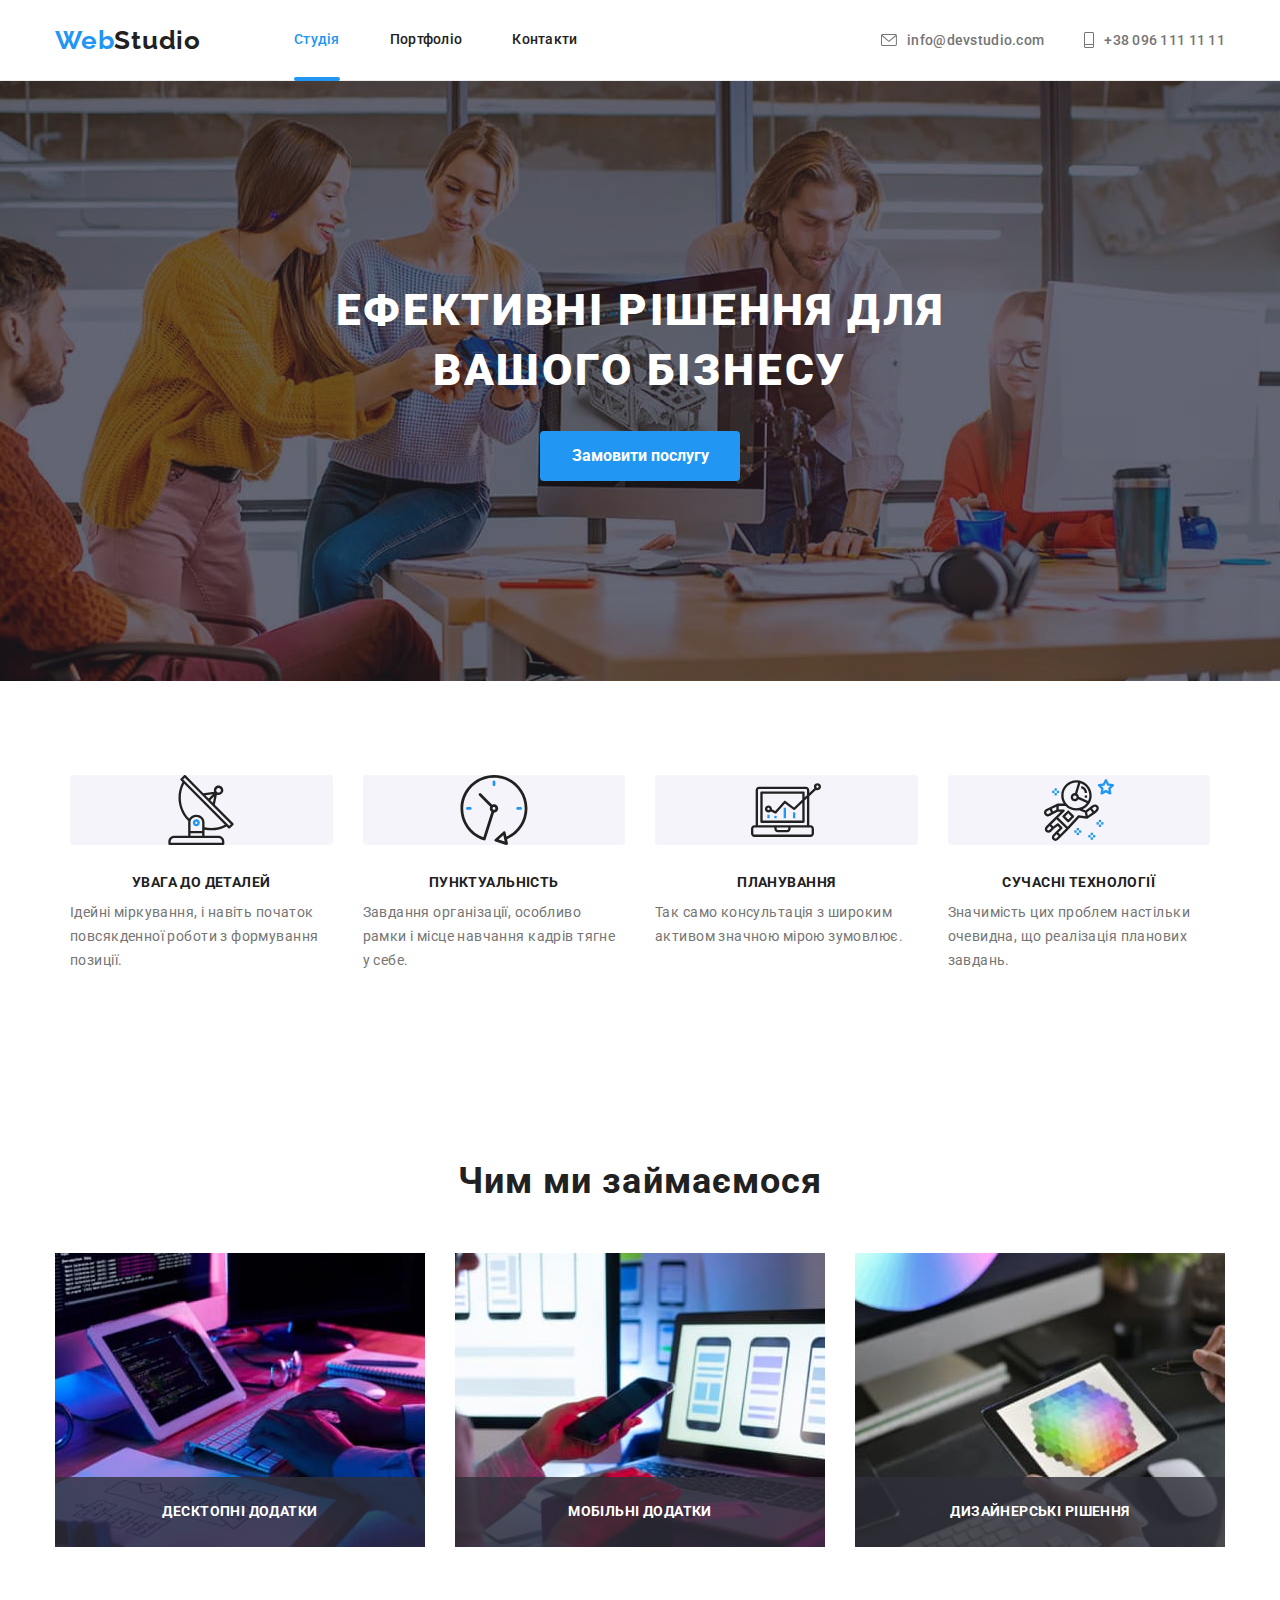
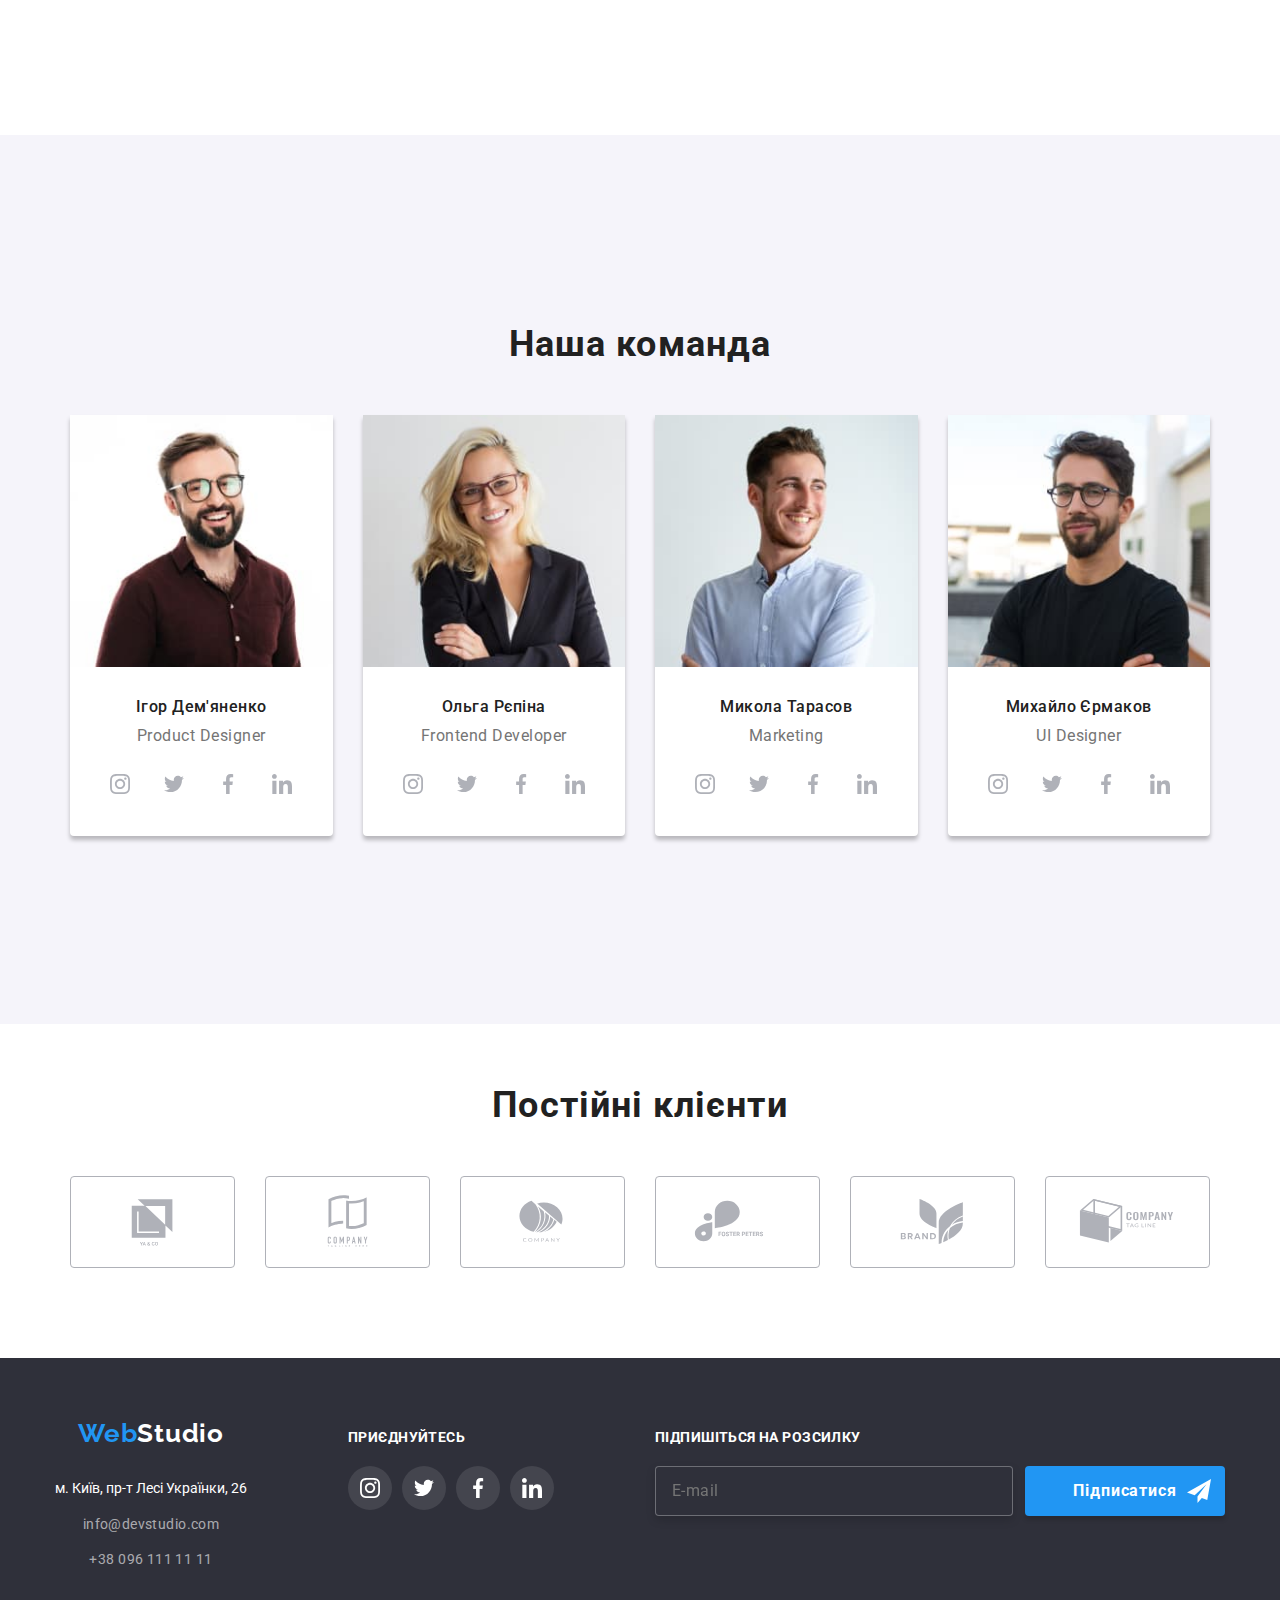
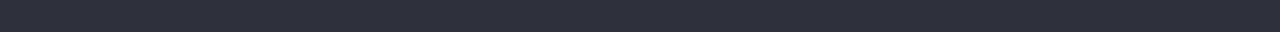
<file: index.html>
<!DOCTYPE html>
<html lang="uk">
  <head>
    <meta charset="UTF-8" />
    <meta http-equiv="X-UA-Compatible" content="IE=edge" />
    <meta name="viewport" content="width=device-width, initial-scale=1.0" />
    <title>WebStudio</title>
    <link rel="preconnect" href="https://fonts.googleapis.com" />
    <link rel="preconnect" href="https://fonts.gstatic.com" crossorigin />
    <link
      href="https://fonts.googleapis.com/css2?family=Raleway:wght@700&family=Roboto:wght@400;500;700;900&display=swap"
      rel="stylesheet"
    />
    <link
      rel="stylesheet"
      href="https://cdnjs.cloudflare.com/ajax/libs/modern-normalize/1.1.0/modern-normalize.min.css"
    />
    <link rel="stylesheet" href="./css/main.min.css" />
  </head>

  <body>
    <header>
      <div class="container head">
        <nav class="nav-main">
          <a class="logo link" href="" title="Головна сторінка"
            ><span class="logo-web">Web</span
            ><span class="logo-studio">Studio</span></a
          >
          <ul class="nav-main__ul site-nav">
            <li class="item border">
              <a
                class="nav-main__link act-stud link"
                href="./index.html"
                title="Студія"
                >Студія</a
              >
            </li>
            <li class="item">
              <a class="nav-main__link link" href="./portfolio.html" title="Портфоліо"
                >Портфоліо</a
              >
            </li>
            <li class="item">
              <a class="nav-main__link link" href="" title="Контакти">Контакти</a>
            </li>
          </ul>
        </nav>
        <ul class="nav-main__ul second">
          <li class="item-first">
            <a class="nav-main__contact link" href="mailto:info@devstudio.com"
              ><svg class="mail-pin-icon icon" width="16" height="12">
                <use href="./images/icons.svg#icon-mail"></use></svg
              ><span>info@devstudio.com</span>
            </a>
          </li>
          <li class="item">
            <a class=nav-main__contact link" href="tel:+380961111111">
              <svg class="phone-pin-icon icon" width="10" height="16">
                <use href="./images/icons.svg#icon-phone"></use></svg
              ><span>+38 096 111 11 11</span>
            </a>
          </li>
        </ul>
		  <button type="button" class="menu-open"><svg class="" width="40" height="40">
			<use href="./images/icons.svg#icon-menu_40px"></use>
		 </svg></button>
      </div>
      		<div class="mobile-menu is-hidden">
			<button type="button" class="menu-close"><svg class="mob-close" width="40" height="40">
            <use href="./images/icons.svg#icon-close_40px"></use>
          </svg></button>
			
			<nav class="mob-nav-main">
					<ul class="mob-navigation-list site-nav style-link">
				  <li class="mob-navigation-item">
					 <a
						class="mob-navigation-link nav-main__link act-stud link"
						href="./index.html"
						title="Студія"
						>Студія</a
					 >
				  </li>
				  <li class=" mob-navigation-item item">
					 <a class="mob-navigation-link nav-main__link link" href="./portfolio.html" title="Портфоліо"
						>Портфоліо</a
					 >
				  </li>
				  <li class="mob-navigation-item item">
					 <a class="mob-navigation-link nav-main__link link" href="" title="Контакти">Контакти</a>
				  </li>
				</ul>
			 </nav>
       <div class="contact-padding">
			 			 <ul class="mob-conection second style-link">
				<li class="mob-conection-tel">
					<a class="nav-main__contact phone link" href="tel:+380961111111">
					  <span>+38 096 111 11 11</span>
					</a>
				 </li>
				<li class="mob-conection-mail">
				  <a class="nav-main__contact mail link " href="mailto:info@devstudio.com"
					 ><span>info@devstudio.com</span>
				  </a>
				</li>
							 </ul>
			 <ul class="mob-social-list style-link">
				<li class="mob-social-item bord"><a class="social-link" href="">Instagram</a></li>
				<li class="mob-social-item bord"><a class="social-link" href="">Twitter</a></li>
				<li class="mob-social-item bord"><a class="social-link" href="">Facebook</a></li>
				<li class="mob-social-item"><a class="social-link" href="">LinkedIn</a></li>
			 </ul>
      </div>
					</div>
           </header>
    <main>
      <section class="hero">
        <h1 class="hero-tytle">
          Ефективні рішення для <br />
          вашого бізнесу
        </h1>
        <button class="button link" type="button" data-modal-open>
          <span class="button-first">Замовити послугу</span>
        </button>
      </section>
      <section class="benefits">
        <div class="container container-benefits">
          <h2 hidden>Особливості</h2>
          <ul class="nav-main__ul">
            <li class="atim">
              <div class="atim__div">
                <svg class="atim__icon" width="70" height="70">
                  <use href="./images/icons.svg#icon-antenna"></use>
                </svg>
              </div>
              <h3 class="atim__tytle">УВАГА ДО ДЕТАЛЕЙ</h3>
              <p class="atim__article">
                Ідейні міркування, і навіть початок повсякденної роботи з
                формування позиції.
              </p>
            </li>
            <li class="atim">
              <div class="atim__div">
                <svg class="atim__icon" width="70" height="70">
                  <use href="./images/icons.svg#icon-clock"></use>
                </svg>
              </div>
              <h3 class="atim__tytle">ПУНКТУАЛЬНІСТЬ</h3>
              <p class="atim__article">
                Завдання організації, особливо рамки і місце навчання кадрів
                тягне у себе.
              </p>
            </li>
            <li class="atim">
              <div class="atim__div">
                <svg class="atim__icon" width="70" height="70">
                  <use href="./images/icons.svg#icon-diagram"></use>
                </svg>
              </div>
              <h3 class="atim__tytle">ПЛАНУВАННЯ</h3>
              <p class="atim__article">
                Так само консультація з широким активом значною мірою зумовлює.
              </p>
            </li>
            <li class="atim">
              <div class="atim__div">
                <svg class="atim__icon" width="70" height="70">
                  <use href="./images/icons.svg#icon-astronaut"></use>
                </svg>
              </div>
              <h3 class="atim__tytle">СУЧАСНІ ТЕХНОЛОГІЇ</h3>
              <p class="atim__article">
                Значимість цих проблем настільки очевидна, що реалізація
                планових завдань.
              </p>
            </li>
          </ul>
        </div>
      </section>
      <section class="our-work">
        <div class="container work">
          <h2 class="our-work__tytle">Чим ми займаємося</h2>
          <ul class="nav-main__ul work">
            <li class="item descr-first">
              <img
                class="img"
                src="images/work1.jpg"
                alt="картинка-посилання на сторінку де розповідається чим ми займаємося"
                width="370"
              />
              <div class="team-description">Десктопні додатки</div>
            </li>
            <li class="item descr-first">
              <img
                class="img"
                src="images/work2.jpg"
                alt="картинка-посилання на сторінку де розповідається чим ми займаємося"
                width="370"
              />
              <div class="team-description">Мобільні додатки</div>
            </li>
            <li class="item descr-first">
              <img
                class="img"
                src="images/work3.jpg"
                alt="картинка-посилання на сторінку де розповідається чим ми займаємося"
                width="370"
              />
              <div class="team-description">Дизайнерські рішення</div>
            </li>
          </ul>
        </div>
      </section>
      <section class="our-team">
        <div class="container">
          <h2 class="team">Наша команда</h2>
          <ul class="nav-ul-team">
            <li class="item">
          
					 <picture>
						<source srcset="./images/team-one-desk-1x.jpg 1x,./images/team-one-desk-2x.jpg 2x" media="(min-width:1200px)" />
						<source  srcset="./images/team-one-tab-1x.jpg 1x,./images/team-one-tab-2x.jpg 2x" media="(min-width:768px)" />
						<source  srcset="./images/team-one-mob-1x.jpg 1x,./images/team-one-mob-2x.jpg 2x" media="(min-width:480px)" />
						    <img
				  srcset="./images/team-one-desk-1x.jpg 1x,./images/team-one-desk-2x.jpg 2x"
                class="img"
					 src="images/people4.jpg"
                width="100%"
                alt="зображення людини"
					 />
					 </picture>

					 					
              
              <p class="team-name">Ігор Дем'яненко</p>
              <p class="team-position">Product Designer</p>
              <ul class="social-icons list">
                <li class="social-item">
                  <a href="" class="social-link link"
                    ><svg class="social-icon" width="20" height="20">
                      <use href="./images/icons.svg#icon-instagram"></use></svg
                  ></a>
                </li>
                <li class="social-item">
                  <a href="" class="social-link link"
                    ><svg class="social-icon" width="20" height="20">
                      <use href="./images/icons.svg#icon-twitter"></use></svg
                  ></a>
                </li>
                <li class="social-item">
                  <a href="" class="social-link link"
                    ><svg class="social-icon" width="20" height="20">
                      <use href="./images/icons.svg#icon-facebook"></use></svg
                  ></a>
                </li>
                <li class="social-item">
                  <a href="" class="social-link link"
                    ><svg class="social-icon" width="20" height="20">
                      <use href="./images/icons.svg#icon-linkedin"></use></svg
                  ></a>
                </li>
              </ul>
            </li>
            <li class="item">
					<picture>
						<source srcset="./images/team-two-desk-1x.jpg 1x,./images/team-two-desk-2x.jpg 2x" media="(min-width:1200px)" />
						<source  srcset="./images/team-two-tab-1x.jpg 1x,./images/team-two-tab-2x.jpg 2x" media="(min-width:768px)" />
						<source  srcset="./images/team-two-mob-1x.jpg 1x,./images/team-two-mob-2x.jpg 2x" media="(min-width:480px)" />
					   <img
						 srcset="./images/team-two-desk-1x.jpg 1x,./images/team-two-desk-2x.jpg 2x" 
                class="img"
                src="images/people5.jpg"
                width="100%"
                alt="зображення людини"
              />
					 </picture>

           
              <p class="team-name">Ольга Рєпіна</p>
              <p class="team-position">Frontend Developer</p>
              <ul class="social-icons list">
                <li class="social-item">
                  <a href="" class="social-link link"
                    ><svg class="social-icon" width="20" height="20">
                      <use href="./images/icons.svg#icon-instagram"></use></svg
                  ></a>
                </li>
                <li class="social-item">
                  <a href="" class="social-link link"
                    ><svg class="social-icon" width="20" height="20">
                      <use href="./images/icons.svg#icon-twitter"></use></svg
                  ></a>
                </li>
                <li class="social-item">
                  <a href="" class="social-link link"
                    ><svg class="social-icon" width="20" height="20">
                      <use href="./images/icons.svg#icon-facebook"></use></svg
                  ></a>
                </li>
                <li class="social-item">
                  <a href="" class="social-link link"
                    ><svg class="social-icon" width="20" height="20">
                      <use href="./images/icons.svg#icon-linkedin"></use></svg
                  ></a>
                </li>
              </ul>
            </li>
            <li class="item">
					<picture>
						<source srcset="./images/team-three-desk-1x.jpg 1x,./images/team-three-desk-2x.jpg 2x" media="(min-width:1200px)" />
						<source  srcset="./images/team-three-tab-1x.jpg 1x,./images/team-three-tab-2x.jpg 2x" media="(min-width:768px)" />
						<source  srcset="./images/team-three-mob-1x.jpg 1x,./images/team-three-mob-2x.jpg 2x" media="(min-width:480px)" />
					   <img
						 srcset="./images/team-three-desk-1x.jpg 1x,./images/team-three-desk-2x.jpg 2x" 
						 class="img"
						 src="images/people6.jpg"
						 width="100%"
						 alt="зображення людини"
              />
					 </picture>
                  <p class="team-name">Микола Тарасов</p>
              <p class="team-position">Marketing</p>
              <ul class="social-icons list">
                <li class="social-item">
                  <a href="" class="social-link link"
                    ><svg class="social-icon" width="20" height="20">
                      <use href="./images/icons.svg#icon-instagram"></use></svg
                  ></a>
                </li>
                <li class="social-item">
                  <a href="" class="social-link link"
                    ><svg class="social-icon" width="20" height="20">
                      <use href="./images/icons.svg#icon-twitter"></use></svg
                  ></a>
                </li>
                <li class="social-item">
                  <a href="" class="social-link link"
                    ><svg class="social-icon" width="20" height="20">
                      <use href="./images/icons.svg#icon-facebook"></use></svg
                  ></a>
                </li>
                <li class="social-item">
                  <a href="" class="social-link link"
                    ><svg class="social-icon" width="20" height="20">
                      <use href="./images/icons.svg#icon-linkedin"></use></svg
                  ></a>
                </li>
              </ul>
            </li>
            <li class="item">
					<picture>
						<source srcset="./images/team-four-desk-1x.jpg 1x,./images/team-four-desk-2x.jpg 2x" media="(min-width:1200px)" />
						<source  srcset="./images/team-four-tab-1x.jpg 1x,./images/team-four-tab-2x.jpg 2x" media="(min-width:768px)" />
						<source  srcset="./images/team-four-mob-1x.jpg 1x,./images/team-four-mob-2x.jpg 2x" media="(min-width:480px)" />
					   <img
						 srcset="./images/team-four-desk-1x.jpg 1x,./images/team-four-desk-2x.jpg 2x" 
						 class="img"
						 src="images/people7.jpg"
						 width="100%"
						 alt="зображення людини"
              />
					 </picture>
           
					 <p class="team-name">Михайло Єрмаков</p>
              <p class="team-position">UI Designer</p>
              <ul class="social-icons list">
                <li class="social-item">
                  <a href="" class="social-link link"
                    ><svg class="social-icon" width="20" height="20">
                      <use href="./images/icons.svg#icon-instagram"></use></svg
                  ></a>
                </li>
                <li class="social-item">
                  <a href="" class="social-link link"
                    ><svg class="social-icon" width="20" height="20">
                      <use href="./images/icons.svg#icon-twitter"></use></svg
                  ></a>
                </li>
                <li class="social-item">
                  <a href="" class="social-link link"
                    ><svg class="social-icon" width="20" height="20">
                      <use href="./images/icons.svg#icon-facebook"></use></svg
                  ></a>
                </li>
                <li class="social-item">
                  <a href="" class="social-link link"
                    ><svg class="social-icon" width="20" height="20">
                      <use href="./images/icons.svg#icon-linkedin"></use></svg
                  ></a>
                </li>
              </ul>
            </li>
          </ul>
        </div>
      </section> 
       <section class="customer">
        <div class="container customer-div">
          <h2 class="our-work__tytle tytle-costomer">Постійні клієнти</h2>
          <ul class="our-work__customer">
            <li class="customer__item">
              <a href="" class="customer__link link"
                ><svg class="customer__icon" width="106" height="60">
                  <use href="./images/icons.svg#icon-Logo-one"></use></svg
              ></a>
            </li>
            <li class="customer__item">
              <a href="" class="customer__link link"
                ><svg class="customer__icon" width="106" height="60">
                  <use href="./images/icons.svg#icon-Logo-two"></use></svg
              ></a>
            </li>
            <li class="customer__item">
              <a href="" class="customer__link link"
                ><svg class="customer__icon" width="106" height="60">
                  <use href="./images/icons.svg#icon-Logo-three"></use></svg
              ></a>
            </li>
            <li class="customer__item">
              <a href="" class="customer__link link"
                ><svg class="customer__icon" width="106" height="60">
                  <use href="./images/icons.svg#icon-Logo-four"></use></svg
              ></a>
            </li>
            <li class="customer__item">
              <a href="" class="customer__link link"
                ><svg class="customer__icon" width="106" height="60">
                  <use href="./images/icons.svg#icon-Logo-five"></use></svg
              ></a>
            </li>
            <li class="customer__item">
              <a href="" class="customer__link link"
                ><svg class="customer__icon" width="106" height="60">
                  <use href="./images/icons.svg#icon-Logo-six"></use></svg
              ></a>
            </li>
          </ul>
        </div>
      </section>
    </main>
    <footer class="foot-main">
            <div class="foot-together">
        <div class="foot">
          <a class="foot-main__logo link" href="" title="Головна сторінка"
            ><span class="logo-web">Web</span
            ><span class="logo-studio-foot">Studio</span></a
          >
          <address>
            <ul class="nav-main__ul adr">
              <li class="item">
                <a
                  class="foot-main__adress link"
                  href="https://goo.gl/maps/2znSzA5FASChHcnv6"
                  target="_blank"
                  rel="noreferrer noopener nofollow"
                  >м. Київ, пр-т Лесі Українки, 26</a
                >
              </li>
              <li class="item">
                <a class="foot-main__contact link" href="mailto:info@devstudio.com"
                  >info@devstudio.com</a
                >
              </li>
              <li class="item">
                <a class="foot-main__contact link" href="tel:+380961111111"
                  >+38 096 111 11 11</a
                >
              </li>
            </ul>
          </address>
        </div>
        <div class="foot-two">
          <h3 class="foot-two__tytle">приєднуйтесь</h3>
          <ul class="foot-two__list">
            <li class="foot-two__item">
              <a href="" class="foot-two__link link"
                ><svg class="foot-two__icon" width="20" height="20">
                  <use href="./images/icons.svg#icon-instagram"></use></svg
              ></a>
            </li>
            <li class="foot-two__item">
              <a href="" class="foot-two__link link"
                ><svg class="foot-two__icon" width="20" height="20">
                  <use href="./images/icons.svg#icon-twitter"></use></svg
              ></a>
            </li>
            <li class="foot-two__item">
              <a href="" class="foot-two__link link"
                ><svg class="foot-two__icon" width="20" height="20">
                  <use href="./images/icons.svg#icon-facebook"></use></svg
              ></a>
            </li>
            <li class="foot-two__item">
              <a href="" class="foot-two__link link"
                ><svg class="foot-two__icon" width="20" height="20">
                  <use href="./images/icons.svg#icon-linkedin"></use></svg
              ></a>
            </li>
          </ul>
        </div>
        <form name="form-foot" class="form-foot">
          <div class="foot-input-line">
            <label for="mail-foot" class="form-foot__label"
              >Підпишіться на розсилку</label
            >
            <input
              name="mail-foot"
              id="mail-foot"
              type="email"
              class="form-foot__mail"
              placeholder="E-mail"
            />
          </div>
          <button class="buton-foot-input">
            <span class="foot-span">Підписатися</span
            ><svg class="icon-send" width="24" height="24">
              <use href="./images/icons.svg#icon-icon-send"></use>
            </svg>
          </button>
        </form>
      </div>
         </footer>
    <div class="modal-backdrop is-hidden" data-modal>
      <div class="modal">
        <button class="close-sign" data-modal-close>
          <svg class="vector" width="11" height="11">
            <use href="./images/icons.svg#icon-vector"></use>
          </svg>
        </button>
        <form name="form-buy" class="modal-form">
          <p class="modal-form__title">Залиште свої дані, ми вам передзвонимо</p>
          <div class="input-line">
            <label for="user-name" class="modal-form__label">Ім'я</label>
            <div class="input-wraper">
              <input
                name="user-name"
                id="user-name"
                type="text"
                class="modal-form__input top"
                required
              />
              <svg class="modal-form__icon" width="18" height="18">
                <use href="./images/icons.svg#icon-person-black-18dp-1"></use>
              </svg>
            </div>
          </div>
          <div class="input-line">
            <label for="user-tel" class="modal-form__label">Телефон</label>
            <div class="input-wraper">
              <input
                name="user-tel"
                id="user-tel"
                type="tel"
                class="modal-form__input"
                required
              />
              <svg class="modal-form__icon" width="18" height="18">
                <use href="./images/icons.svg#icon-phone-black-18dp-1"></use>
              </svg>
            </div>
          </div>
          <div class="input-line">
            <label for="user-mail" class="modal-form__label">Пошта</label>
            <div class="input-wraper">
              <input
                name="user-mail"
                id="user-mail"
                type="email"
                class="modal-form__input"
              />
              <svg class="modal-form__icon" width="18" height="18">
                <use href="./images/icons.svg#icon-email-black-18dp-1"></use>
              </svg>
            </div>
          </div>
          <label for="user-text" class="modal-form__label">Коментар</label>
          <textarea
            name="user-text"
            id="user-text"
            cols="30"
            rows="10"
            class="modal-form__textarea"
            placeholder="Введіть текст"
          ></textarea>
          <div class="input-line check-line">
            <input
              id="checkbox-agree"
              value="agree"
              name="checkbox-agree"
              type="checkbox"
              class="modal-form__visually-hidden"
            />
            <label for="checkbox-agree" class="modal-form__checkbox-agree"
              ><span>Погоджуюся з розсилкою та приймаю</span>
              <a href="" class="link-form">Умови договору</a>
            </label>
          </div>
          <button type="submit" class="button-modal">Відправити</button>
        </form>
      </div>
    </div>
    <script src="./js/modal.js"></script>
	 <script src="./js/menu.js"></script>
  </body>
</html>
</file>
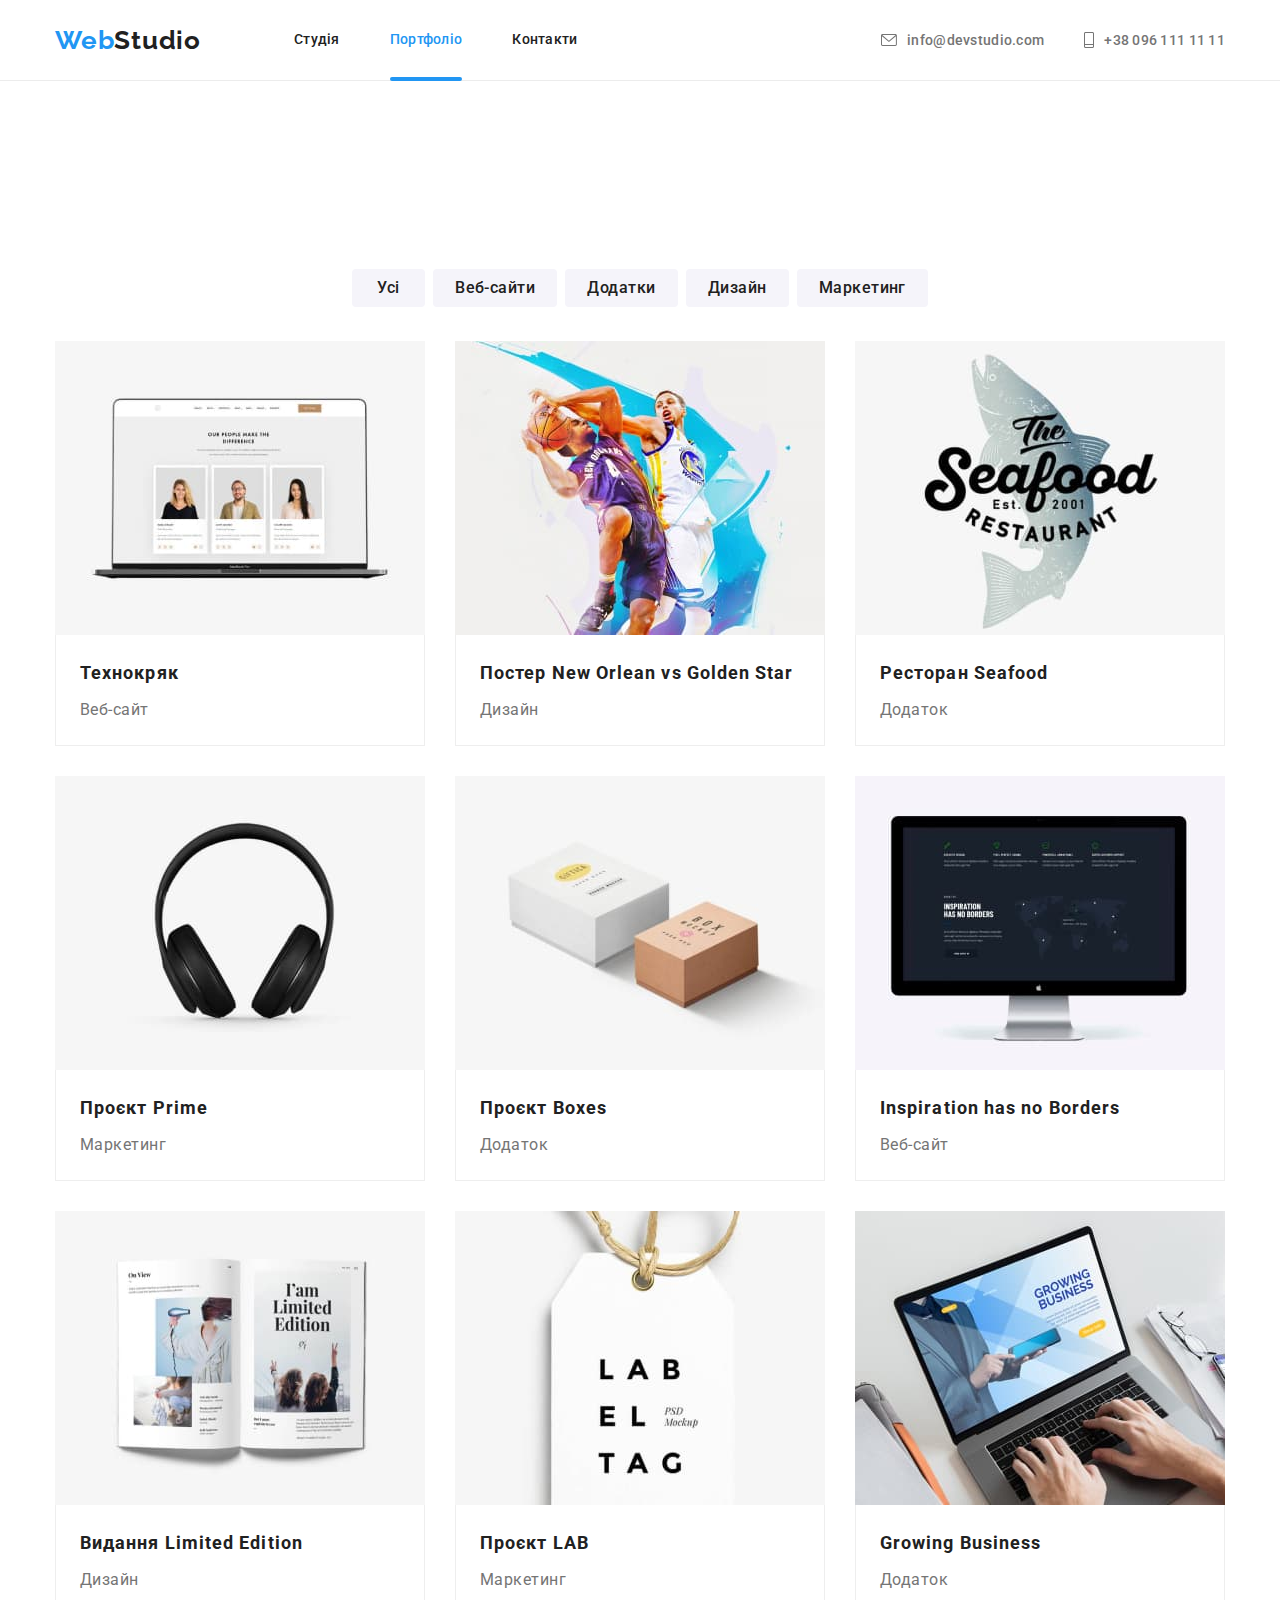
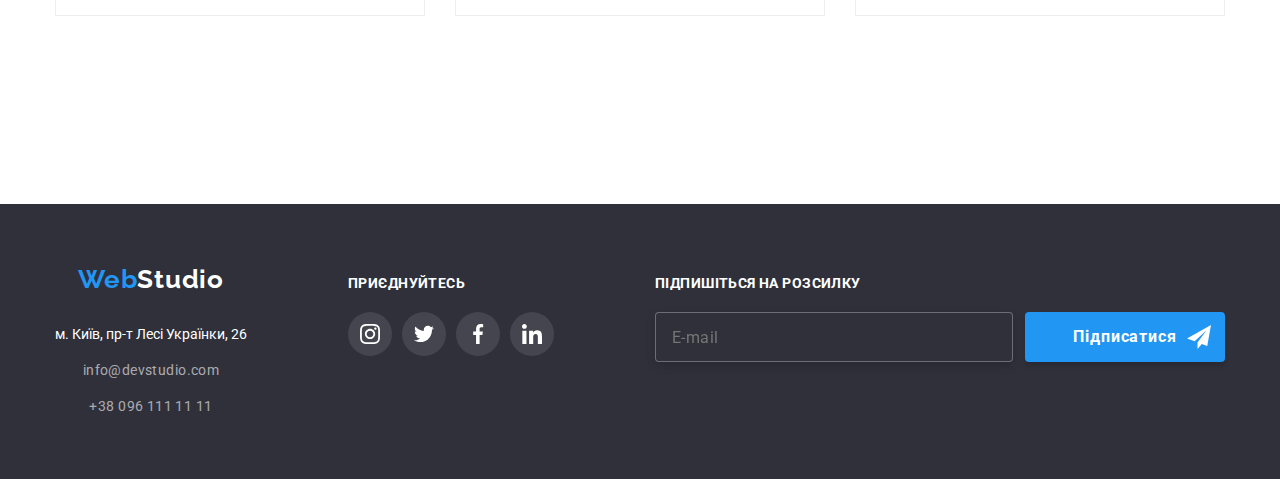
<file: portfolio.html>
<!DOCTYPE html>
<html lang="uk">
  <head>
    <meta charset="UTF-8" />
    <meta http-equiv="X-UA-Compatible" content="IE=edge" />
    <meta name="viewport" content="width=device-width, initial-scale=1.0" />
    <title>WebStudio</title>
    <link rel="preconnect" href="https://fonts.googleapis.com" />
    <link rel="preconnect" href="https://fonts.gstatic.com" crossorigin />
    <link
      href="https://fonts.googleapis.com/css2?family=Raleway:wght@700&family=Roboto:wght@400;500;700;900&display=swap"
      rel="stylesheet"
    />
    <link
      rel="stylesheet"
      href="https://cdnjs.cloudflare.com/ajax/libs/modern-normalize/1.1.0/modern-normalize.min.css"
    />
    <link rel="stylesheet" href="./css/main.min.css" />
  </head>

  <body>
    <header>
      <div class="container head">
        <nav class="nav-main">
          <a class="logo" href="" title="Головна сторінка"
            ><span class="logo-web">Web</span
            ><span class="logo-studio">Studio</span></a
          >
          <ul class="nav-main__ul site-nav">
            <li class="item link">
              <a class="nav-main__link link" href="./index.html" title="Студія"
                >Студія</a
              >
            </li>
            <li class="item border">
              <a
                class="nav-main__link act-stud link"
                href="./portfolio.html"
                title="Портфоліо"
                >Портфоліо</a
              >
            </li>
            <li class="item">
              <a class="nav-main__link link" href="" title="Контакти">Контакти</a>
            </li>
          </ul>
        </nav>
        <ul class="nav-main__ul second">
          <li class="item-first">
            <a class=nav-main__contact link" href="mailto:info@devstudio.com"
              ><svg class="mail-pin-icon icon" width="16" height="12">
                <use href="./images/icons.svg#icon-mail"></use></svg
              ><span>info@devstudio.com</span>
            </a>
          </li>
          <li class="item">
            <a class=nav-main__contact link" href="tel:+380961111111">
              <svg class="phone-pin-icon icon" width="10" height="16">
                <use href="./images/icons.svg#icon-phone"></use></svg
              ><span>+38 096 111 11 11</span>
            </a>
          </li>
        </ul>
      </div>
    </header>
    <main>
      <section class="main-secondary">
        <div class="container">
          <h1 hidden>Портфоліо робіт</h1>

          <ul class="nav-main__ul port">
            <li class="item">
              <button class="button-secondary plus link" type="button">
                Усі
              </button>
            </li>
            <li class="item">
              <button class="button-secondary link" type="button">
                <span class="web">Веб-сайти</span>
              </button>
            </li>
            <li class="item">
              <button class="button-secondary link" type="button">
                Додатки
              </button>
            </li>
            <li class="item">
              <button class="button-secondary link" type="button">
                Дизайн
              </button>
            </li>
            <li class="item">
              <button class="button-secondary link" type="button">
                Маркетинг
              </button>
            </li>
          </ul>

          <ul class="nav-main__ul everything">
            <li class="item descript">
              <a href="" class="card-portfolio link"
                ><div>
                  <div class="wrapper">
                    <img
                      class="img img-wraper"
                      src="./images/portf-teh.jpg"
                      alt="ноутбук"
                      width="370"
                    />
                    <div class="text-wrapper">
                      Ресурс пропонує комплексні пропозиції з різним рівнем
                      функціоналу та сервісів. Все це дозволить відвідувачу
                      отримати вичерпні відомості про компанію чи приватну
                      особу.
                    </div>
                  </div>
                  <div class="text-port">
                    <h2 class="text-port__tytel">Технокряк</h2>
                    <p class="text-port__article">Веб-сайт</p>
                  </div>
                </div>
              </a>
            </li>
            <li class="item descript">
              <a href="" class="card-portfolio link"
                ><div>
                  <div class="wrapper">
                    <img
                      class="img"
                      src="./images/portf-bask.jpg"
                      alt="баскетбол"
                      width="370"
                    />
                    <div class="text-wrapper">
                      Ресурс пропонує комплексні пропозиції з різним рівнем
                      функціоналу та сервісів. Все це дозволить відвідувачу
                      отримати вичерпні відомості про компанію чи приватну
                      особу.
                    </div>
                  </div>
                  <div class="text-port">
                    <h2 class="text-port__tytel">
                      Постер New Orlean vs Golden Star
                    </h2>
                    <p class="text-port__article">Дизайн</p>
                  </div>
                </div>
              </a>
            </li>
            <li class="item descript">
              <a href="" class="card-portfolio link"
                ><div>
                  <div class="wrapper">
                    <img
                      class="img"
                      src="./images/portf-seafood.jpg"
                      alt="логотип"
                      width="370"
                    />
                    <div class="text-wrapper">
                      Ресурс пропонує комплексні пропозиції з різним рівнем
                      функціоналу та сервісів. Все це дозволить відвідувачу
                      отримати вичерпні відомості про компанію чи приватну
                      особу.
                    </div>
                  </div>

                  <div class="text-port">
                    <h2 class="text-port__tytel">Ресторан Seafood</h2>
                    <p class="text-port__article">Додаток</p>
                  </div>
                </div>
              </a>
            </li>
            <li class="item descript">
              <a href="" class="card-portfolio link"
                ><div>
                  <div class="wrapper">
                    <img
                      class="img"
                      src="./images/portf-mus.jpg"
                      alt="навушники"
                      width="370"
                    />
                    <div class="text-wrapper">
                      Ресурс пропонує комплексні пропозиції з різним рівнем
                      функціоналу та сервісів. Все це дозволить відвідувачу
                      отримати вичерпні відомості про компанію чи приватну
                      особу.
                    </div>
                  </div>

                  <div class="text-port">
                    <h2 class="text-port__tytel">Проєкт Prime</h2>
                    <p class="text-port__article">Маркетинг</p>
                  </div>
                </div>
              </a>
            </li>
            <li class="item descript">
              <a href="" class="card-portfolio link"
                ><div>
                  <div class="wrapper">
                    <img
                      class="img"
                      src="./images/portf-book.jpg"
                      alt="коробки"
                      width="370"
                    />
                    <div class="text-wrapper">
                      Ресурс пропонує комплексні пропозиції з різним рівнем
                      функціоналу та сервісів. Все це дозволить відвідувачу
                      отримати вичерпні відомості про компанію чи приватну
                      особу.
                    </div>
                  </div>

                  <div class="text-port">
                    <h2 class="text-port__tytel">Проєкт Boxes</h2>
                    <p class="text-port__article">Додаток</p>
                  </div>
                </div>
              </a>
            </li>
            <li class="item descript">
              <a href="" class="card-portfolio link"
                ><div>
                  <div class="wrapper">
                    <img
                      class="img"
                      src="./images/portf-monit.jpg"
                      alt="монітор"
                      width="370"
                    />
                    <div class="text-wrapper">
                      Ресурс пропонує комплексні пропозиції з різним рівнем
                      функціоналу та сервісів. Все це дозволить відвідувачу
                      отримати вичерпні відомості про компанію чи приватну
                      особу.
                    </div>
                  </div>

                  <div class="text-port">
                    <h2 class="text-port__tytel">Inspiration has no Borders</h2>
                    <p class="text-port__article">Веб-сайт</p>
                  </div>
                </div>
              </a>
            </li>
            <li class="item descript">
              <a href="" class="card-portfolio link"
                ><div>
                  <div class="wrapper">
                    <img
                      class="img"
                      src="./images/portf-magaz.jpg"
                      alt="журнал"
                      width="370"
                    />
                    <div class="text-wrapper">
                      Ресурс пропонує комплексні пропозиції з різним рівнем
                      функціоналу та сервісів. Все це дозволить відвідувачу
                      отримати вичерпні відомості про компанію чи приватну
                      особу.
                    </div>
                  </div>

                  <div class="text-port">
                    <h2 class="text-port__tytel">Видання Limited Edition</h2>
                    <p class="text-port__article">Дизайн</p>
                  </div>
                </div>
              </a>
            </li>
            <li class="item descript">
              <a href="" class="card-portfolio link"
                ><div>
                  <div class="wrapper">
                    <img
                      class="img"
                      src="./images/portf-lab.jpg"
                      alt="логотип на папері"
                      width="370"
                    />
                    <div class="text-wrapper">
                      Ресурс пропонує комплексні пропозиції з різним рівнем
                      функціоналу та сервісів. Все це дозволить відвідувачу
                      отримати вичерпні відомості про компанію чи приватну
                      особу.
                    </div>
                  </div>

                  <div class="text-port">
                    <h2 class="text-port__tytel">Проєкт LAB</h2>
                    <p class="text-port__article">Маркетинг</p>
                  </div>
                </div>
              </a>
            </li>
            <li class="item descript">
              <a href="" class="card-portfolio link"
                ><div>
                  <div class="wrapper">
                    <img
                      class="img"
                      src="./images/portf-laptop.jpg"
                      alt="ноутбук"
                      width="370"
                    />
                    <div class="text-wrapper">
                      Ресурс пропонує комплексні пропозиції з різним рівнем
                      функціоналу та сервісів. Все це дозволить відвідувачу
                      отримати вичерпні відомості про компанію чи приватну
                      особу.
                    </div>
                  </div>

                  <div class="text-port">
                    <h2 class="text-port__tytel">Growing Business</h2>
                    <p class="text-port__article">Додаток</p>
                  </div>
                </div>
              </a>
            </li>
          </ul>
        </div>
      </section>
    </main>
    <footer class="foot-main">
      <div class="foot-together">
        <div class="foot">
          <a class="foot-main__logo link" href="" title="Головна сторінка"
            ><span class="logo-web">Web</span
            ><span class="logo-studio-foot">Studio</span></a
          >
          <address>
            <ul class="nav-main__ul adr">
              <li class="item">
                <a
                  class="foot-main__adress link"
                  href="https://goo.gl/maps/2znSzA5FASChHcnv6"
                  target="_blank"
                  rel="noreferrer noopener nofollow"
                  >м. Київ, пр-т Лесі Українки, 26</a
                >
              </li>
              <li class="item">
                <a class="foot-main__contact link" href="mailto:info@devstudio.com"
                  >info@devstudio.com</a
                >
              </li>
              <li class="item">
                <a class="foot-main__contact link" href="tel:+380961111111"
                  >+38 096 111 11 11</a
                >
              </li>
            </ul>
          </address>
        </div>
        <div class="foot-two">
          <h3 class="foot-two__tytle">приєднуйтесь</h3>
          <ul class="foot-two__list">
            <li class="foot-two__item">
              <a href="" class="foot-two__link link"
                ><svg class="foot-two__icon" width="20" height="20">
                  <use href="./images/icons.svg#icon-instagram"></use></svg
              ></a>
            </li>
            <li class="foot-two__item">
              <a href="" class="foot-two__link link"
                ><svg class="foot-two__icon" width="20" height="20">
                  <use href="./images/icons.svg#icon-twitter"></use></svg
              ></a>
            </li>
            <li class="foot-two__item">
              <a href="" class="foot-two__link link"
                ><svg class="foot-two__icon" width="20" height="20">
                  <use href="./images/icons.svg#icon-facebook"></use></svg
              ></a>
            </li>
            <li class="foot-two__item">
              <a href="" class="foot-two__link link"
                ><svg class="foot-two__icon" width="20" height="20">
                  <use href="./images/icons.svg#icon-linkedin"></use></svg
              ></a>
            </li>
          </ul>
        </div>
        <form name="form-foot" class="form-foot">
          <div class="foot-input-line">
            <label for="mail-foot" class="form-foot__label"
              >Підпишіться на розсилку</label
            >
            <input
              name="mail-foot"
              id="mail-foot"
              type="email"
              class="form-foot__mail"
              placeholder="E-mail"
            />
          </div>
          <button class="buton-foot-input">
            <span class="foot-span">Підписатися</span
            ><svg class="icon-send" width="24">
              <use href="./images/icons.svg#icon-icon-send"></use>
            </svg>
          </button>
        </form>
      </div>
    </footer>
  </body>
</html>
</file>
<file: css/main.min.css>
:root{--brand-color: #757575;--button-color: #2196F3;--tytle-color:#212121}html{-webkit-box-sizing:border-box;box-sizing:border-box}*,*::before,*::after{-webkit-box-sizing:inherit;box-sizing:inherit}h1,h2,h3,h4,h5,h6,p,ul{margin-bottom:0;margin-top:0;padding:0}body{margin:0;font-family:"Roboto",Sans-serif;background:#fff;color:var(--brand-color)}header{border-bottom-width:1px;border-bottom-style:solid;border-bottom-color:#ececec}.container.head,.nav-main{display:-webkit-box;display:-ms-flexbox;display:flex}.container.head{padding:10px 15px}@media screen and (min-width: 768px){.container.head{padding:0 15px}}.nav-main__ul.site-nav{display:none}@media screen and (min-width: 768px){.nav-main__ul.site-nav{display:-webkit-box;display:-ms-flexbox;display:flex;margin-left:88px}}@media screen and (min-width: 1200px){.nav-main__ul.site-nav{margin-left:93px}}.nav-main__ul.second{display:none}@media screen and (min-width: 768px){.nav-main__ul.second{display:-webkit-box;display:-ms-flexbox;display:flex;-ms-flex-wrap:wrap;flex-wrap:wrap;-webkit-box-orient:vertical;-webkit-box-direction:normal;-ms-flex-direction:column;flex-direction:column;-webkit-box-align:start;-ms-flex-align:start;align-items:flex-start}}@media screen and (min-width: 1200px){.nav-main__ul.second{-webkit-box-orient:horizontal;-webkit-box-direction:normal;-ms-flex-direction:row;flex-direction:row;-ms-flex-wrap:nowrap;flex-wrap:nowrap}}.container.head,.nav-main{-webkit-box-align:center;-ms-flex-align:center;align-items:center}.nav-main__ul.site-nav>.item.item:not(:last-child){margin-right:50px}.nav-main__ul.site-nav>.item{margin-bottom:0}.item>.nav-main__link{padding-top:32px;padding-bottom:32px}.mob-nav-main .mob-navigation-link.nav-main__link.link{padding:0}.nav-main__ul.second>.item-first{margin-right:50px;margin-bottom:10px}@media screen and (min-width: 768px){.nav-main__ul.second>.item-first{margin-right:0}}@media screen and (min-width: 1200px){.nav-main__ul.second>.item-first{margin-bottom:0;margin-right:40px}}.nav-main__ul.second{margin-left:auto}.nav-main__ul.second>.item-first,.nav-main__ul.second>.item{display:-webkit-box;display:-ms-flexbox;display:flex;-webkit-box-align:center;-ms-flex-align:center;align-items:center;-webkit-box-pack:center;-ms-flex-pack:center;justify-content:center;cursor:pointer}.nav-main__ul.second>.nav-main__contact{display:-webkit-box;display:-ms-flexbox;display:flex;-webkit-box-align:center;-ms-flex-align:center;align-items:center;-webkit-box-pack:center;-ms-flex-pack:center;justify-content:center;padding-top:32px;padding-bottom:32px;cursor:pointer}.item>.nav-main__contact{display:-webkit-box;display:-ms-flexbox;display:flex;-webkit-box-align:center;-ms-flex-align:center;align-items:center}.item-first>.nav-main__contact{display:-webkit-box;display:-ms-flexbox;display:flex;-webkit-box-align:center;-ms-flex-align:center;align-items:center}.nav-main__contact>.mail-pin-icon.icon{display:inline-block}.nav-main__contact>.phone-pin-icon.icon{display:inline-block}.mail-pin-icon,.phone-pin-icon{margin-right:10px;fill:currentColor}.nav-main__ul.second>.item-first,.nav-main__ul.second>.item{color:var(--brand-color)}.logo{margin-right:auto;text-decoration:none;font-family:"Raleway",Sans-serif;font-weight:700;font-size:24px;line-height:1.19;letter-spacing:.03em;color:#000}@media screen and (min-width: 1200px){.logo{font-size:26px}}.logo-web{color:#2196f3}.logo-studio{color:var(--tytle-color)}.nav-main__link{display:block;text-decoration:none;font-family:"Roboto",Sans-serif;font-style:normal;font-weight:500;font-size:14px;line-height:1.14;letter-spacing:.02em;color:var(--tytle-color);list-style-type:none}.nav-main__link:hover{color:var(--button-color)}.nav-main__link.act-stud{color:var(--button-color)}.item-first>.nav-main__contact:hover,.item-first>.nav-main__contact:focus{color:var(--button-color)}.item>.nav-main__contact:hover,.item>.nav-main__contact:focus{color:var(--button-color)}.item-first>.mail-pin-icon.icon{fill:inherit}.item>.mail-pin-icon.icon{fill:inherit}.nav-main__contact{font-family:"Roboto",Sans-serif;font-style:normal;font-weight:500;font-size:14px;line-height:16px;letter-spacing:.02em;color:inherit;text-decoration:none}@media screen and (min-width: 1200px){.nav-main__contact{padding-top:0;padding-bottom:0}}.nav-main__ul{list-style-type:none}.item.border{position:relative}.nav-main__link.act-stud.link::after{content:"";position:absolute;bottom:-1px;left:0;width:100%;height:4px;background:#2196f3;border-radius:2px;border-bottom-color:var(--button-color)}@media screen and (max-width: 767px){.nav-main__link.act-stud.link::after{display:none}}.menu-open{width:40px;height:40px;border:none;margin-left:auto;display:-webkit-box;display:-ms-flexbox;display:flex;padding:0;background:inherit}@media screen and (min-width: 768px){.menu-open{display:none}}.mobile-menu{position:fixed;width:100vw;height:100vh;background-color:#fff;top:0px;left:0px;right:0px;padding-left:40px;padding-top:48px;padding-bottom:48px;list-style-type:none;-webkit-transition:left 300ms,visibility 300ms;transition:left 300ms,visibility 300ms;display:-webkit-box;display:-ms-flexbox;display:flex;-webkit-box-orient:vertical;-webkit-box-direction:normal;-ms-flex-direction:column;flex-direction:column;-webkit-box-pack:justify;-ms-flex-pack:justify;justify-content:space-between;height:100vh}.is-hidden{left:-100px;right:auto}.menu-close{display:block;margin-left:auto;margin-right:0;width:40px;height:40px;position:absolute;top:10px;right:15px;border:none;display:-webkit-box;display:-ms-flexbox;display:flex;-webkit-box-pack:center;-ms-flex-pack:center;justify-content:center;-webkit-box-align:center;-ms-flex-align:center;align-items:center;background-color:ffff;background:inherit}.menu-close:hover,.menu-close:focus{color:#2196f3}.mob-close{fill:inherit}.style-link{list-style-type:none}.mob-navigation-list.site-nav.style-link .mob-navigation-link{font-family:"Roboto";font-style:normal;font-weight:500;font-size:40px;line-height:1.18;letter-spacing:.02em;color:#212121}.mob-navigation-item{cursor:pointer}.mob-navigation-item:hover,.mob-navigation-item:focus{color:#2196f3}.mob-navigation-item:not(:last-child){margin-bottom:32px}.nav-main__contact.phone{font-family:"Roboto";font-style:normal;font-weight:500;font-size:34px;line-height:1.18;letter-spacing:.02em;color:#2196f3}@media(max-width: 479px){.nav-main__contact.phone{font-size:32px}}.mob-conection-tel{margin-bottom:32px}.nav-main__contact.mail{font-family:"Roboto";font-style:normal;font-weight:500;font-size:24px;line-height:1.17;letter-spacing:.02em;color:#757575}.mob-conection-mail{margin-bottom:64px}.mob-social-list.style-link{display:-webkit-box;display:-ms-flexbox;display:flex}.mob-social-item .social-link{font-family:"Roboto";font-style:normal;font-weight:500;font-size:18px;line-height:1.22;letter-spacing:.02em;color:#2196f3}@media(max-width: 479px){.mob-social-item .social-link{font-size:12px}}.mob-social-item:not(:last-child){margin-right:10px}.mob-social-item.bord:not(:last-child){border-right:1px solid rgba(33,33,33,.2);padding-right:10px}body.modal-open{overflow:hidden}.mob-conection.second.style-link{margin-top:auto}.mob-navigation-list.site-nav.style-link{margin-bottom:auto}.contact-padding{margin-top:auto}.foot-together{display:block;-webkit-box-align:baseline;-ms-flex-align:baseline;align-items:baseline;width:100%;height:auto}@media screen and (min-width: 768px){.foot-together{display:-webkit-box;display:-ms-flexbox;display:flex;-ms-flex-wrap:wrap;flex-wrap:wrap;text-align:center}}@media screen and (min-width: 1200px){.foot-main .foot-together{padding-top:60px;padding-bottom:60px}}.foot-two__list{display:-webkit-box;display:-ms-flexbox;display:flex;list-style-type:none;margin-right:auto;margin-left:auto;-webkit-box-pack:center;-ms-flex-pack:center;justify-content:center;-webkit-box-align:center;-ms-flex-align:center;align-items:center;margin-bottom:60px}.foot-two{display:block;text-align:center;margin-right:auto;margin-left:auto}@media screen and (min-width: 1200px){.foot-two{margin-left:auto;margin-right:auto}}.foot-two__link{display:-webkit-box;display:-ms-flexbox;display:flex;width:100%;height:100%;-webkit-box-align:center;-ms-flex-align:center;align-items:center;-webkit-box-pack:center;-ms-flex-pack:center;justify-content:center}.foot-two__item{width:44px;height:44px;list-style-type:none;margin-right:10px}.foot-two__list>.foot-two__item:last-child{margin-right:0}.foot-two__item .foot-two__icon{display:-webkit-box;display:-ms-flexbox;display:flex;-webkit-box-pack:center;-ms-flex-pack:center;justify-content:center}.foot-two__item .foot-two__link{width:100%;height:100%;display:-webkit-box;display:-ms-flexbox;display:flex;-webkit-box-align:center;-ms-flex-align:center;align-items:center;-webkit-box-pack:center;-ms-flex-pack:center;justify-content:center;background:rgba(255,255,255,.1);border-radius:50%;color:#fff}.foot-two__link .foot-two__icon{fill:currentColor}.foot-two__item .foot-two__link:hover,.foot-two__item .foot-two__link:focus{background:#2196f3;color:#fff}.foot-two__tytle{font-family:"Roboto",Sans-serif;font-style:normal;font-weight:700;font-size:14px;line-height:1.14;letter-spacing:.03em;text-transform:uppercase;color:#fff;text-align:center;margin-top:60px;margin-bottom:20px}@media screen and (min-width: 768px){.foot-two__tytle{margin-top:0}}@media screen and (min-width: 1200px){.foot-two__tytle{text-align:initial}}.foot-main{background:#2f303a}@media screen and (min-width: 768px){.foot-main{display:-webkit-box;display:-ms-flexbox;display:flex;-ms-flex-wrap:wrap;flex-wrap:wrap}}.foot-main__adress{font-style:normal;font-size:14px;line-height:1.71;color:#fff;text-decoration:none;margin-bottom:12px}.foot-main__contact{font-style:normal;font-size:14px;line-height:1.71;letter-spacing:.03em;color:rgba(255,255,255,.6);text-decoration:none;margin-bottom:12px}.foot-main__logo{font-family:"Raleway";font-style:normal;font-weight:700;font-size:26px;line-height:31px;letter-spacing:.03em;-webkit-box-align:center;-ms-flex-align:center;align-items:center;margin-right:auto;margin-left:auto;margin-bottom:28px}.logo-studio-foot{color:#fff}.nav-main__ul.adr{margin-top:28px}.foot{-webkit-box-pack:center;-ms-flex-pack:center;justify-content:center;margin-right:auto;margin-left:auto;text-align:center}@media screen and (min-width: 1200px){.foot{margin:0}}.nav-main__ul.adr .item:not(:last-child){margin-bottom:12px}.hero{padding-left:15px;padding-right:15px;width:100%;margin-left:auto;margin-right:auto;padding-top:118px;padding-bottom:118px;padding-left:15px;padding-right:15px;background-color:#c4c4c4;background-image:-webkit-gradient(linear, left top, right top, from(rgba(47, 48, 58, 0.4)), to(rgba(47, 48, 58, 0.4))),url(../images/hero_bg_mob_1x.jpg);background-image:linear-gradient(to right, rgba(47, 48, 58, 0.4), rgba(47, 48, 58, 0.4)),url(../images/hero_bg_mob_1x.jpg);background-size:cover;background-repeat:no-repeat;background-position:center;text-align:center;padding-bottom:118px;padding-top:118px}@media(min-device-pixel-ratio: 2),(-webkit-min-device-pixel-ratio: 2),(min-resolution: 192dpi),(min-resolution: 2dppx){.hero{background-image:-webkit-gradient(linear, left top, right top, from(rgba(47, 48, 58, 0.4)), to(rgba(47, 48, 58, 0.4))),url(../images/hero_bg_mob_2x.jpg);background-image:linear-gradient(to right, rgba(47, 48, 58, 0.4), rgba(47, 48, 58, 0.4)),url(../images/hero_bg_mob_2x.jpg)}}@media screen and (min-width: 768px){.hero{background-image:-webkit-gradient(linear, left top, right top, from(rgba(47, 48, 58, 0.4)), to(rgba(47, 48, 58, 0.4))),url(../images/hero_bg_tab_1x.jpg);background-image:linear-gradient(to right, rgba(47, 48, 58, 0.4), rgba(47, 48, 58, 0.4)),url(../images/hero_bg_tab_1x.jpg)}}@media screen and (min-width: 768px)and (min-device-pixel-ratio: 2),screen and (min-width: 768px)and (-webkit-min-device-pixel-ratio: 2),screen and (min-width: 768px)and (min-resolution: 192dpi),screen and (min-width: 768px)and (min-resolution: 2dppx){.hero{background-image:-webkit-gradient(linear, left top, right top, from(rgba(47, 48, 58, 0.4)), to(rgba(47, 48, 58, 0.4))),url(../images/hero_bg_tab_2x.jpg);background-image:linear-gradient(to right, rgba(47, 48, 58, 0.4), rgba(47, 48, 58, 0.4)),url(../images/hero_bg_tab_2x.jpg)}}@media screen and (min-width: 1200px){.hero{padding-bottom:200px;padding-top:200px;background-image:-webkit-gradient(linear, left top, right top, from(rgba(47, 48, 58, 0.4)), to(rgba(47, 48, 58, 0.4))),url(../images/hero_bg_desk_1x.jpg);background-image:linear-gradient(to right, rgba(47, 48, 58, 0.4), rgba(47, 48, 58, 0.4)),url(../images/hero_bg_desk_1x.jpg)}}@media(min-device-pixel-ratio: 2),(-webkit-min-device-pixel-ratio: 2),(min-resolution: 192dpi),(min-resolution: 2dppx){.hero{background-image:-webkit-gradient(linear, left top, right top, from(rgba(47, 48, 58, 0.4)), to(rgba(47, 48, 58, 0.4))),url(../images/hero_bg_desk_2x.jpg);background-image:linear-gradient(to right, rgba(47, 48, 58, 0.4), rgba(47, 48, 58, 0.4)),url(../images/hero_bg_desk_2x.jpg)}}.hero-tytle{margin-bottom:30px;font-weight:900;font-size:26px;line-height:1.36;letter-spacing:.06em;text-transform:uppercase;color:#fff}@media screen and (min-width: 1200px){.hero-tytle{font-size:44px}}.button{font-weight:700;font-size:16px;line-height:1.88;color:#fff;background:var(--button-color);width:200px;border:none;padding:10px 19px 10px 20px;text-align:center;border-radius:4px;cursor:pointer}.button-first{font-family:"Roboto";font-style:normal;font-weight:700;font-size:16px;line-height:30px;cursor:pointer}.button:hover,.button:focus{background:#f5f4fa;color:var(--button-color)}.container-benefits>.nav-main__ul{display:block}@media screen and (min-width: 768px){.container-benefits>.nav-main__ul{display:-webkit-box;display:-ms-flexbox;display:flex;-ms-flex-wrap:wrap;flex-wrap:wrap;-webkit-box-pack:center;-ms-flex-pack:center;justify-content:center}}.nav-main__ul>.atim:not(:last-child){margin-bottom:30px}@media screen and (min-width: 1200px){.nav-main__ul>.atim:not(:last-child){margin-bottom:0}}.nav-main__ul>.atim{width:100%}@media screen and (min-width: 768px){.nav-main__ul>.atim{width:calc((100% - 60px)/2);margin-bottom:30px;margin-left:30px}.nav-main__ul>.atim:nth-child(1){margin-left:0}.nav-main__ul>.atim:nth-child(4){margin-bottom:0}.nav-main__ul>.atim:nth-child(3){margin-left:0;margin-bottom:0}}@media screen and (min-width: 1200px){.nav-main__ul>.atim{margin-bottom:0;width:calc((100% - 120px)/4)}.nav-main__ul>.atim:nth-child(3){margin-left:30px}.nav-main__ul>.atim:first-child{margin-left:0}}.container.container-benefits .atim__div{width:100%;height:auto}.nav-main__ul.work{display:-webkit-box;display:-ms-flexbox;display:flex;-webkit-box-pack:center;-ms-flex-pack:center;justify-content:center;width:100%}.our-work{padding-bottom:94px;display:none}@media screen and (min-width: 1200px){.our-work{display:block}}.nav-main__ul.work>.item:not(:last-child){margin-right:30px}.nav-main__ul.work>.item{margin-bottom:0}.atim>.atim__div{display:-webkit-box;display:-ms-flexbox;display:flex;-webkit-box-align:center;-ms-flex-align:center;align-items:center;-webkit-box-pack:center;-ms-flex-pack:center;justify-content:center;width:270px;height:120px;background:#f5f4fa;border-radius:4px}.team-description{position:absolute;bottom:0;display:-webkit-box;display:-ms-flexbox;display:flex;-webkit-box-align:center;-ms-flex-align:center;align-items:center;-webkit-box-pack:center;-ms-flex-pack:center;justify-content:center;height:70px;width:100%;background-color:rgba(47,48,58,.8);font-family:"Roboto",Sans-serif;font-style:normal;font-weight:700;font-size:14px;line-height:1.14;text-align:center;letter-spacing:.03em;text-transform:uppercase;color:#fff}.item.descr-first{position:relative}.our-team{padding-top:60px;padding-bottom:60px;background:#f5f4fa}@media screen and (min-width: 1200px){.our-team{padding-top:94px;padding-bottom:94px}}.atim__tytle{margin-top:30px;margin-bottom:10px;font-size:14px;line-height:1.14;letter-spacing:.03em;text-transform:uppercase;color:var(--tytle-color);text-align:center;width:100%}.atim__article{font-size:14px;line-height:1.71;letter-spacing:.03em;width:100%}.our-work__tytle,.team{margin-bottom:30px;font-size:28px;line-height:1.17;text-align:center;letter-spacing:.03em;color:var(--tytle-color)}@media screen and (min-width: 1200px){.our-work__tytle,.team{font-size:36px;margin-bottom:50px}}.team-name{margin-bottom:10px;margin-top:30px;font-weight:500;font-size:16px;line-height:1.19;text-align:center;letter-spacing:.03em;color:var(--tytle-color)}.team-position{font-size:16px;line-height:1.19;text-align:center;letter-spacing:.03em}.nav-ul-team{display:block;list-style-type:none;width:100%}@media screen and (min-width: 768px){.nav-ul-team{display:-webkit-box;display:-ms-flexbox;display:flex;-ms-flex-wrap:wrap;flex-wrap:wrap;-webkit-box-pack:center;-ms-flex-pack:center;justify-content:center}}@media screen and (min-width: 1200px){.nav-ul-team{display:-webkit-box;display:-ms-flexbox;display:flex;-webkit-box-pack:center;-ms-flex-pack:center;justify-content:center}}.nav-ul-team>.item:not(:last-child){margin-bottom:30px}@media screen and (min-width: 1200px){.nav-ul-team>.item:not(:last-child){margin-bottom:0}}.nav-ul-team>.item{-webkit-box-shadow:0px 4px 4px rgba(0,0,0,.25);box-shadow:0px 4px 4px rgba(0,0,0,.25);background:#fff;border-bottom-left-radius:4px;border-bottom-right-radius:4px;padding-bottom:24px}@media screen and (min-width: 768px){.nav-ul-team>.item{width:calc((100% - 60px)/2);margin-left:30px;margin-bottom:30px}.nav-ul-team>.item:nth-child(1){margin-left:0}.nav-ul-team>.item:nth-child(3){margin-left:0}.nav-ul-team>.item:nth-child(3){margin-bottom:0}.nav-ul-team>.item:nth-child(4){margin-bottom:0}}@media screen and (min-width: 1200px){.nav-ul-team>.item{width:calc((100% - 120px)/4);margin-bottom:0;padding-bottom:30px}.nav-ul-team>.item:not(:first-child){margin-left:30px}}.nav-ul-team .social-item{width:44px;height:44px;list-style-type:none;margin-right:10px}.nav-ul-team .social-item:last-child{margin-right:0}.nav-ul-team .social-icons{display:-webkit-box;display:-ms-flexbox;display:flex;-webkit-box-pack:center;-ms-flex-pack:center;justify-content:center;margin-top:16px}.nav-ul-team .social-link{width:100%;height:100%;display:-webkit-box;display:-ms-flexbox;display:flex;-webkit-box-align:center;-ms-flex-align:center;align-items:center;-webkit-box-pack:center;-ms-flex-pack:center;justify-content:center;background:#fff;border-radius:50%;color:#afb1b8}.nav-ul-team .social-icon{fill:currentColor}.nav-ul-team .social-link:hover,.nav-ul-team .social-link:focus{background:#2196f3;color:#fff}.our-work__customer{display:-webkit-box;display:-ms-flexbox;display:flex;-ms-flex-wrap:wrap;flex-wrap:wrap;list-style-type:none;-webkit-box-pack:center;-ms-flex-pack:center;justify-content:center;-webkit-box-align:center;-ms-flex-align:center;align-items:center;width:100%}@media screen and (min-width: 1200px){.our-work__customer{-ms-flex-wrap:nowrap;flex-wrap:nowrap}}.customer__item{margin-bottom:30px;width:calc((100% - 60px)/2)}.customer__item:nth-child(2n){margin-left:30px}@media screen and (min-width: 768px){.customer__item{width:calc((100% - 90px)/3);margin-left:30px;margin-bottom:30px}.customer__item:nth-child(1){margin-left:0}.customer__item:nth-child(4){margin-left:0}}@media screen and (min-width: 1200px){.customer__item{width:calc((100% - 180px)/6)}.customer__item:not(:first-child){margin-left:30px}}.container.customer-div{padding-top:60px;padding-bottom:60px}.our-work__tytle.tytle-costomer{margin-bottom:30px}@media screen and (min-width: 1200px){.our-work__tytle.tytle-costomer{margin-bottom:50px}}.customer__icon{fill:currentColor}.customer__link{display:-webkit-box;display:-ms-flexbox;display:flex;-webkit-box-align:center;-ms-flex-align:center;align-items:center;-webkit-box-pack:center;-ms-flex-pack:center;justify-content:center;width:100%;height:92px;border:1px solid #afb1b8;border-radius:4px;color:#afb1b8}.customer__item>.customer__link:hover,.customer__item>.customer__link:focus{color:var(--button-color);border-color:var(--button-color)}.main-secondary{padding-top:94px;padding-bottom:94px;background:#fff}.nav-main__ul.port{display:-webkit-box;display:-ms-flexbox;display:flex;-webkit-box-pack:center;-ms-flex-pack:center;justify-content:center;margin-bottom:34px}.button-secondary{font-family:"Roboto";font-style:normal;display:inline-block;padding:6px 22px;min-width:73px;border:none;border-radius:4px;font-weight:500;font-size:16px;line-height:1.62;letter-spacing:.03em;color:var(--tytle-color);background:#f5f4fa;text-align:center;cursor:pointer}.button-secondary.plus{padding:6px 25px}.button-secondary:focus,.button-secondary:hover{background:var(--button-color);color:#fff;-webkit-box-shadow:0px 3px 1px rgba(0,0,0,.1),0px 1px 2px rgba(0,0,0,.08),0px 2px 2px rgba(0,0,0,.12);box-shadow:0px 3px 1px rgba(0,0,0,.1),0px 1px 2px rgba(0,0,0,.08),0px 2px 2px rgba(0,0,0,.12)}.nav-main__ul.port>.item:not(:last-child){margin-right:8px}.nav-main__ul.port>.item{margin-bottom:0}.text-port__tytel{margin-bottom:4px;font-size:18px;line-height:2;letter-spacing:.06em;color:var(--tytle-color)}.text-port__article{font-size:16px;line-height:1.88;letter-spacing:.03em;color:var(--brand-color)}a{text-decoration:none}.nav-main__ul.everything{display:-webkit-box;display:-ms-flexbox;display:flex;-ms-flex-wrap:wrap;flex-wrap:wrap}.nav-main__ul.everything>.item{width:370px;margin-right:30px}.nav-main__ul.everything>.item:nth-child(3n){margin-right:0}.nav-main__ul.everything>.item:nth-child(-n+6){margin-bottom:30px}.nav-main__ul.everything>.item:nth-child(n+7){margin-bottom:0}.item>.card-portfolio:hover,.item>.card-portfolio:focus{-webkit-box-shadow:0px 1px 1px rgba(0,0,0,.12),0px 4px 4px rgba(0,0,0,.06),1px 4px 6px rgba(0,0,0,.16);box-shadow:0px 1px 1px rgba(0,0,0,.12),0px 4px 4px rgba(0,0,0,.06),1px 4px 6px rgba(0,0,0,.16)}.item>.card-portfolio{display:block}.wrapper{position:relative;overflow:hidden;display:block}.wrapper>.text-wrapper{display:-webkit-box;display:-ms-flexbox;display:flex;position:absolute;top:0;left:0;height:100%;width:100%;-webkit-box-pack:center;-ms-flex-pack:center;justify-content:center;-webkit-box-align:center;-ms-flex-align:center;align-items:center;text-align:left;padding-left:24px;padding-right:24px;font-family:"Roboto",Sans-serif;font-style:normal;font-weight:400;font-size:18px;line-height:1.56;letter-spacing:.03em;color:#fff;background-color:rgba(33,150,243,.9);-webkit-transform:translateY(100%);transform:translateY(100%);-webkit-transition:-webkit-transform 250ms cubic-bezier(0.4, 0, 0.2, 1);transition:-webkit-transform 250ms cubic-bezier(0.4, 0, 0.2, 1);transition:transform 250ms cubic-bezier(0.4, 0, 0.2, 1);transition:transform 250ms cubic-bezier(0.4, 0, 0.2, 1), -webkit-transform 250ms cubic-bezier(0.4, 0, 0.2, 1)}.item.descript:hover .text-wrapper{-webkit-transform:translateY(0);transform:translateY(0)}.container,.foot-together{width:100%;padding-left:15px;padding-right:15px;margin-right:auto;margin-left:auto;padding-top:60px;padding-bottom:60px}@media screen and (min-widht: 480px){.container,.foot-together{max-width:450px;padding-top:60px;padding-bottom:60px}}@media screen and (min-width: 768px){.container,.foot-together{max-width:768px;padding-top:60px;padding-bottom:60px}}@media screen and (min-width: 1200px){.container,.foot-together{max-width:1200px;padding-right:15px;padding-left:15px;padding-top:94px;padding-bottom:94px}}.img{display:block;width:100%;height:auto}.text-port{padding-bottom:20px;padding-top:20px;padding-left:24px;padding-right:24px;border-right-width:1px;border-right-style:solid;border-right-color:#eee;background:#fff;border-left-width:1px;border-left-style:solid;border-left-color:#eee;border-bottom-width:1px;border-bottom-style:solid;border-bottom-color:#eee}.link{-webkit-transition:color 250ms cubic-bezier(0.4, 0, 0.2, 1),background 250ms cubic-bezier(0.4, 0, 0.2, 1),border 250ms cubic-bezier(0.4, 0, 0.2, 1),-webkit-box-shadow 250ms cubic-bezier(0.4, 0, 0.2, 1);transition:color 250ms cubic-bezier(0.4, 0, 0.2, 1),background 250ms cubic-bezier(0.4, 0, 0.2, 1),border 250ms cubic-bezier(0.4, 0, 0.2, 1),-webkit-box-shadow 250ms cubic-bezier(0.4, 0, 0.2, 1);transition:color 250ms cubic-bezier(0.4, 0, 0.2, 1),background 250ms cubic-bezier(0.4, 0, 0.2, 1),box-shadow 250ms cubic-bezier(0.4, 0, 0.2, 1),border 250ms cubic-bezier(0.4, 0, 0.2, 1);transition:color 250ms cubic-bezier(0.4, 0, 0.2, 1),background 250ms cubic-bezier(0.4, 0, 0.2, 1),box-shadow 250ms cubic-bezier(0.4, 0, 0.2, 1),border 250ms cubic-bezier(0.4, 0, 0.2, 1),-webkit-box-shadow 250ms cubic-bezier(0.4, 0, 0.2, 1)}.modal-backdrop{position:fixed;top:0;left:0;width:100%;height:100%;background-color:rgba(0,0,0,.2);opacity:1;visibility:visible;-webkit-transition:opacity 500ms,visibility 500ms;transition:opacity 500ms,visibility 500ms}.modal-backdrop.is-hidden .modal{-webkit-transform:rotate(-180deg);transform:rotate(-180deg)}.modal{width:450px;height:609px;padding:40px;position:absolute;top:50%;left:50%;-webkit-transform:rotate 0;transform:rotate 0;-webkit-transform:translate(-50%, -50%);transform:translate(-50%, -50%);-webkit-transition:-webkit-transform 1000ms;transition:-webkit-transform 1000ms;transition:transform 1000ms;transition:transform 1000ms, -webkit-transform 1000ms;background-color:#fff;border-radius:4px;-webkit-box-shadow:0px 1px 3px rgba(0,0,0,.12),0px 1px 1px rgba(0,0,0,.14),0px 2px 1px rgba(0,0,0,.2);box-shadow:0px 1px 3px rgba(0,0,0,.12),0px 1px 1px rgba(0,0,0,.14),0px 2px 1px rgba(0,0,0,.2)}@media(max-width: 479px){.modal{width:290px;height:609px}}@media screen and (min-width: 1200px){.modal{width:528px;height:581px}}.modal .close-sign{position:absolute;display:-webkit-box;display:-ms-flexbox;display:flex;-webkit-box-pack:center;-ms-flex-pack:center;justify-content:center;cursor:pointer;-webkit-box-align:center;-ms-flex-align:center;align-items:center;top:8px;right:8px;width:30px;height:30px;border-radius:50%;background:#fff;border:1px solid rgba(0,0,0,.1);color:#000;-webkit-transition:color 250ms cubic-bezier(0.4, 0, 0.2, 1);transition:color 250ms cubic-bezier(0.4, 0, 0.2, 1)}.modal .close-sign:hover{color:var(--button-color)}.is-hidden{visibility:hidden;opacity:0;pointer-events:none;display:-webkit-box;display:-ms-flexbox;display:flex;-webkit-box-pack:center;-ms-flex-pack:center;justify-content:center;-webkit-box-align:center;-ms-flex-align:center;align-items:center}.vector{fill:currentColor}.modal-form__input{width:100%;height:40px;border:1px solid rgba(33,33,33,.2);border-radius:4px;color:#000;padding-left:42px}.modal-form__title{margin-bottom:12px;font-family:"Roboto",Sans-serif;font-style:normal;font-weight:700;font-size:20px;line-height:1.15;text-align:center;letter-spacing:.03em;color:#212121}@media(max-width: 479px){.modal-form__title{font-size:16px}}.button-modal{min-width:200px;min-height:50px;background:#2196f3;-webkit-box-shadow:0px 4px 4px rgba(0,0,0,.15);box-shadow:0px 4px 4px rgba(0,0,0,.15);border-radius:4px;padding:10px;font-family:"Roboto",Sans-serif;font-style:normal;font-weight:700;font-size:16px;line-height:1.88;display:-webkit-box;display:-ms-flexbox;display:flex;-webkit-box-align:center;-ms-flex-align:center;align-items:center;text-align:center;letter-spacing:.06em;color:#fff;-webkit-box-pack:center;-ms-flex-pack:center;justify-content:center;align-items:center;border:none;cursor:pointer;margin-left:auto;margin-right:auto;-webkit-transition:background 250ms cubic-bezier(0.4, 0, 0.2, 1),fill 250ms cubic-bezier(0.4, 0, 0.2, 1);transition:background 250ms cubic-bezier(0.4, 0, 0.2, 1),fill 250ms cubic-bezier(0.4, 0, 0.2, 1)}.button-modal:hover{background:#188ce8}.modal-form__label{margin-bottom:4px;font-family:"Roboto","Sans-serif";font-style:normal;font-weight:400;font-size:12px;line-height:1.67;letter-spacing:.01em;color:#757575}.modal-form__textarea{width:100%;height:120px;border:1px solid rgba(33,33,33,.2);border-radius:4px;resize:none;padding:12px 16px;font-family:"Roboto","Sans-serif";font-style:normal;font-weight:400;font-size:12px;line-height:1.17;letter-spacing:.01em;color:rgba(117,117,117,.5)}@media(max-width: 479px){.modal-form__textarea{height:100px}}.input-line{margin-bottom:10px}.input-wraper{position:relative}.modal-form__icon{position:absolute;left:12px;top:50%;-webkit-transform:translateY(-50%);transform:translateY(-50%)}.modal-form__input:focus+.modal-form__icon{fill:#2196f3}.modal-form__input:focus{outline-style:none;border-color:var(--button-color)}.modal-form__textarea:focus{outline-style:none;border-color:var(--button-color)}.check-line{margin-top:20px;margin-bottom:30px}.modal-form__checkbox-agree{display:-webkit-box;display:-ms-flexbox;display:flex;-webkit-box-align:center;-ms-flex-align:center;align-items:center;-webkit-box-pack:center;-ms-flex-pack:center;justify-content:center;font-family:"Roboto","Sans-serif";font-style:normal;font-weight:400;font-size:12px;line-height:1.71;letter-spacing:.03em;color:#757575}@media screen and (min-width: 1200px){.modal-form__checkbox-agree{font-size:14px}}.modal-form__checkbox-agree::before{display:-webkit-box;display:-ms-flexbox;display:flex;margin-right:8px;content:" ";width:16px;height:15px;border:2px solid #212121;border-radius:2px;-webkit-box-align:center;-ms-flex-align:center;align-items:center}.check-line input:checked+.modal-form__checkbox-agree::before{background-color:var(--button-color);border:none;background-image:url(../images/check-mark.svg);background-repeat:no-repeat;background-position:center;fill:inherit}.link-form{font-family:"Roboto","Sans-serif";font-style:normal;font-weight:400;font-size:12px;line-height:1.71;letter-spacing:.03em;color:#2196f3;text-decoration:underline;margin-left:9px}@media screen and (min-width: 1200px){.link-form{font-size:14px}}.modal-form__visually-hidden{position:absolute;width:1px;height:1px;margin:-1px;border:0;padding:0;white-space:nowrap;-webkit-clip-path:inset(100%);clip-path:inset(100%);clip:rect(0 0 0 0);overflow:hidden}.foot-input-line{display:block;width:100%;text-align:center}@media screen and (min-width: 768px){.foot-input-line{display:-webkit-box;display:-ms-flexbox;display:flex;-webkit-box-orient:vertical;-webkit-box-direction:normal;-ms-flex-direction:column;flex-direction:column}}@media screen and (min-width: 1200px){.foot-input-line{width:358px;margin-right:12px;display:-webkit-box;display:-ms-flexbox;display:flex}}.buton-foot-input{width:200px;height:50px;background:#2196f3;-webkit-box-shadow:0px 4px 4px rgba(0,0,0,.15);box-shadow:0px 4px 4px rgba(0,0,0,.15);border-radius:4px;border:none;font-family:"Roboto";font-style:normal;font-weight:700;font-size:16px;line-height:1.88;-webkit-box-align:center;-ms-flex-align:center;align-items:center;text-align:center;letter-spacing:.06em;color:#fff;background:var(--button-color);display:-webkit-box;display:-ms-flexbox;display:flex;-webkit-box-pack:center;-ms-flex-pack:center;justify-content:center;align-items:center;cursor:pointer;fill:#fff;-webkit-transition:color 250ms cubic-bezier(0.4, 0, 0.2, 1),background 250ms cubic-bezier(0.4, 0, 0.2, 1),fill 250ms cubic-bezier(0.4, 0, 0.2, 1);transition:color 250ms cubic-bezier(0.4, 0, 0.2, 1),background 250ms cubic-bezier(0.4, 0, 0.2, 1),fill 250ms cubic-bezier(0.4, 0, 0.2, 1);margin-left:auto;margin-right:auto}.buton-foot-input:hover{background:#fff;color:var(--button-color);fill:var(--button-color)}.form-foot__mail{width:100%;height:50px;border:1px solid rgba(255,255,255,.3);-webkit-filter:drop-shadow(0px 4px 4px rgba(0, 0, 0, 0.15));filter:drop-shadow(0px 4px 4px rgba(0, 0, 0, 0.15));border-radius:4px;font-family:"Roboto","Sans-serif";font-style:normal;font-weight:400;font-size:16px;line-height:1.25;-webkit-box-align:center;-ms-flex-align:center;align-items:center;letter-spacing:.03em;padding-left:16px;background:#2f303a;color:rgba(255,255,255,.6);margin-top:20px;margin-bottom:20px}@media screen and (min-width: 768px){.form-foot__mail{width:450px}}@media screen and (min-width: 1200px){.form-foot__mail{width:100%;margin-bottom:0}}.form-foot{display:block}@media screen and (min-width: 768px){.form-foot{margin-top:60px;display:-webkit-box;display:-ms-flexbox;display:flex;-webkit-box-pack:center;-ms-flex-pack:center;justify-content:center;-webkit-box-orient:vertical;-webkit-box-direction:normal;-ms-flex-direction:column;flex-direction:column;justify-content:center;-webkit-box-align:center;-ms-flex-align:center;align-items:center;text-align:center;margin-left:auto;margin-right:auto}}@media screen and (min-width: 1200px){.form-foot{display:-webkit-box;display:-ms-flexbox;display:flex;-ms-flex-wrap:nowrap;flex-wrap:nowrap;-webkit-box-align:end;-ms-flex-align:end;align-items:flex-end;margin:0;-webkit-box-orient:horizontal;-webkit-box-direction:normal;-ms-flex-direction:row;flex-direction:row}}.form-foot__label{font-family:"Roboto","Sans-serif";font-style:normal;font-weight:700;font-size:14px;line-height:1.14;letter-spacing:.03em;text-transform:uppercase;color:#fff;text-align:center;margin-left:auto;margin-right:auto}@media screen and (min-width: 1200px){.form-foot__label{margin-left:0;margin-right:0;text-align:initial}}.icon-send{fill:inherit}.foot-span{margin-left:34px;margin-right:10px}/*# sourceMappingURL=main.min.css.map */
</file>
